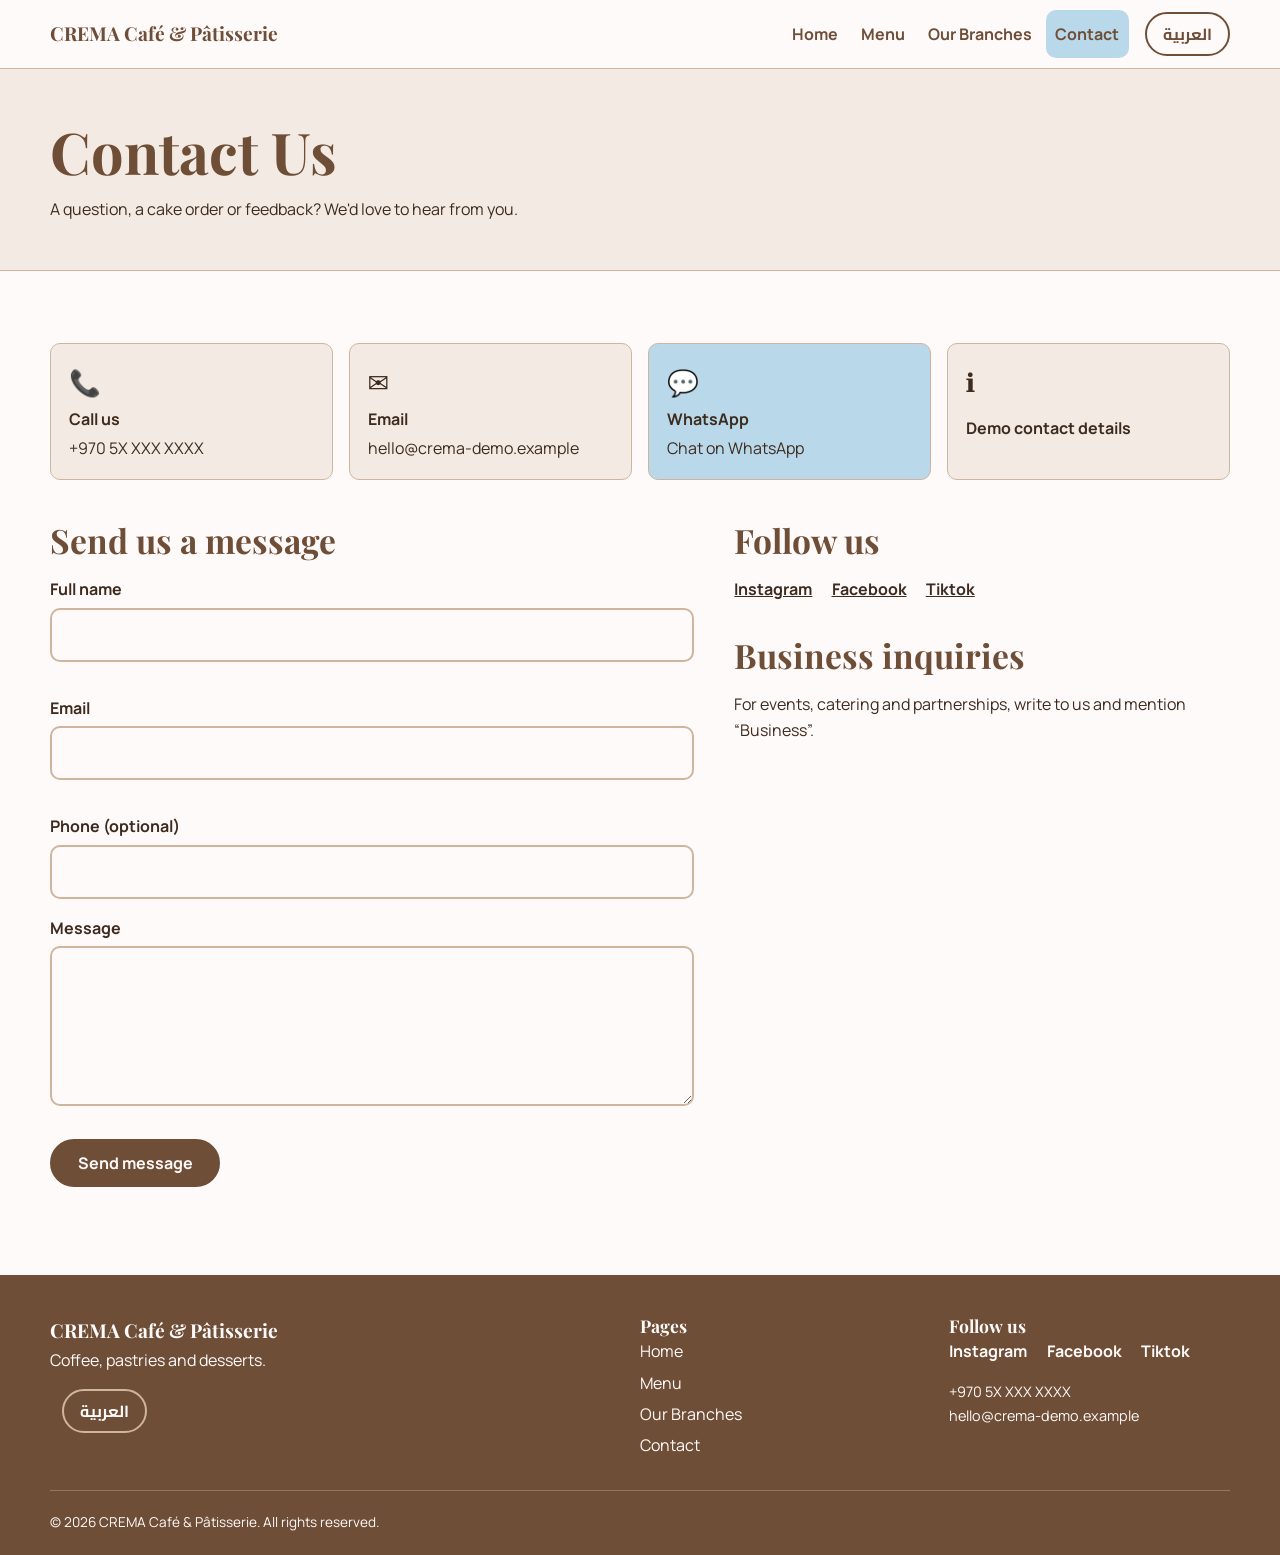
<file: contact.html>
<!DOCTYPE html>
<html lang="en" dir="ltr"><head><meta charset="utf-8"><meta name="viewport" content="width=device-width,initial-scale=1">
<title>CREMA</title><meta name="description" content="">
<link rel="icon" href="data:image/svg+xml,%3Csvg xmlns='http://www.w3.org/2000/svg' viewBox='0 0 32 32'%3E%3Crect width='32' height='32' rx='16' fill='%236F4E37'/%3E%3Ctext x='16' y='22' font-size='18' text-anchor='middle' fill='%23FFFAFA' font-family='serif'%3EC%3C/text%3E%3C/svg%3E">
<link rel="preconnect" href="https://fonts.googleapis.com"><link rel="preconnect" href="https://fonts.gstatic.com" crossorigin>
<link href="https://fonts.googleapis.com/css2?family=Playfair+Display:wght@600;700&family=Manrope:wght@400;500;700&family=Cairo:wght@400;600;700&display=swap" rel="stylesheet">
<link rel="stylesheet" href="assets/css/style.css"></head>
<body data-page="contact"><a class="skip" href="#main" data-i18n="skip"></a><header id="hdr"></header>
<main id="main">
<section class="pagehead"><div class="wrap"><h1 data-i18n="ct_t"></h1><p data-i18n="ct_p"></p></div></section>
<section class="wrap sec"><div class="icards" id="icards"></div><div class="cols"><form id="form" novalidate><h2 data-i18n="form_t"></h2><label><span data-i18n="f_name"></span><input name="name" autocomplete="name"><small class="err"></small></label><label><span data-i18n="f_email"></span><input name="email" type="email" autocomplete="email"><small class="err"></small></label><label><span data-i18n="f_phone"></span><input name="phone" type="tel" autocomplete="tel"></label><label><span data-i18n="f_msg"></span><textarea name="message" rows="5"></textarea><small class="err"></small></label><button class="btn" type="submit" data-i18n="f_send"></button><p id="status" role="status"></p></form><aside><h2 data-i18n="social_t"></h2><div class="social" id="social"></div><h2 data-i18n="biz_t"></h2><p data-i18n="biz_p"></p></aside></div></section>
</main><footer id="ftr"></footer>
<script src="assets/js/products.js"></script><script src="assets/js/branches-data.js"></script><script src="assets/js/translations.js"></script><script src="assets/js/main.js"></script>
</body></html>
</file>
<file: assets/css/style.css>
:root{--brown:#6F4E37;--beige:#CFB59E;--white:#FFFAFA;--blue:#B9D9EB;--ink:#3d2b1e;--soft:#f3ebe3;--r:10px}
*{box-sizing:border-box;margin:0}
html{scroll-behavior:smooth;scroll-padding-top:150px}
body{font-family:"Manrope","Cairo",system-ui,sans-serif;background:var(--white);color:var(--ink);line-height:1.65;overflow-x:hidden}
[dir=rtl] body{font-family:"Cairo","Manrope",sans-serif}
h1,h2,h3{font-family:"Playfair Display","Cairo",serif;color:var(--brown);line-height:1.2}
[dir=rtl] h1,[dir=rtl] h2,[dir=rtl] h3{font-family:"Cairo",sans-serif;font-weight:700;line-height:1.4}
h1{font-size:clamp(2.1rem,6vw,3.6rem)}h2{font-size:clamp(1.5rem,3.4vw,2.1rem)}h3{font-size:1.1rem}
a{color:inherit}img{display:block;max-width:100%}
.wrap{width:min(100% - 2rem,1180px);margin-inline:auto}
.skip{position:absolute;inset-inline-start:-999px}.skip:focus{inset-inline-start:1rem;top:1rem;background:var(--white);padding:.5rem;z-index:99}
:focus-visible{outline:3px solid var(--brown);outline-offset:3px}
header{position:sticky;top:0;z-index:50;background:var(--white);border-bottom:1px solid var(--beige)}
.bar{display:flex;align-items:center;justify-content:space-between;min-height:68px}
.logo{font-family:"Playfair Display","Cairo",serif;font-weight:700;font-size:1.2rem;color:var(--brown);text-decoration:none}
nav{display:none;position:absolute;top:100%;inset-inline:0;background:var(--white);padding:1rem;border-bottom:1px solid var(--beige);flex-direction:column;gap:.2rem}
nav.open{display:flex}
nav a{padding:.7rem .6rem;text-decoration:none;font-weight:700;color:var(--brown);border-radius:var(--r)}
nav a:hover,nav a[aria-current]{background:var(--blue)}
.lang{font:inherit;font-weight:700;background:none;border:2px solid var(--brown);color:var(--brown);border-radius:99px;padding:.3rem 1rem;min-height:44px;cursor:pointer;margin-top:.5rem}
.lang:hover{background:var(--brown);color:var(--white)}
.burger{width:44px;height:44px;border:0;background:none;display:grid;place-content:center;gap:5px;cursor:pointer}.burger span{width:24px;height:2px;background:var(--brown)}
@media(min-width:860px){.burger{display:none}nav,nav.open{display:flex;position:static;flex-direction:row;align-items:center;background:none;border:0;padding:0;gap:.25rem}.lang{margin:0;margin-inline-start:.75rem}}
.btn{display:inline-flex;align-items:center;justify-content:center;min-height:48px;padding:.5rem 1.6rem;background:var(--brown);color:var(--white);border:2px solid var(--brown);border-radius:99px;font:inherit;font-weight:700;text-decoration:none;cursor:pointer;transition:background .2s,color .2s}
.btn:hover{background:var(--white);color:var(--brown)}
.btn.ghost{background:transparent;color:var(--brown)}.btn.ghost:hover{background:var(--brown);color:var(--white)}
.btn.sm{min-height:40px;padding:.2rem 1.2rem;font-size:.9rem;margin-top:.5rem}
.btns{display:flex;flex-wrap:wrap;gap:.75rem;margin-top:1.5rem}
/* image tile with fallback */
.pic{position:relative;aspect-ratio:4/3;overflow:hidden;background:var(--beige);border-radius:var(--r)}
.pic img{position:absolute;inset:0;width:100%;height:100%;object-fit:cover}
.fb{position:absolute;inset:0;display:grid;place-content:center;justify-items:center;gap:.3rem;text-align:center;padding:.8rem;background:radial-gradient(circle at 30% 20%,var(--soft),var(--beige))}
.fb i{font-style:normal;font-size:clamp(2rem,6vw,3.4rem)}.fb b{font-size:.85rem;color:var(--brown)}
/* hero */
.hero{background:var(--soft);padding-block:clamp(2rem,6vw,4.5rem)}
.hero-g{display:grid;gap:2.2rem;align-items:center}@media(min-width:900px){.hero-g{grid-template-columns:1.05fr 1fr}}
.kick{font-weight:700;color:var(--brown);margin-bottom:.6rem}.lead{font-size:1.15rem;max-width:44ch;margin-top:1rem}
.facts{display:flex;flex-wrap:wrap;gap:.5rem;list-style:none;padding:0;margin-top:1.8rem}.facts li{background:var(--blue);color:var(--ink);padding:.3rem .9rem;border-radius:99px;font-weight:600;font-size:.9rem}
.hero-p{position:relative;display:grid;gap:.8rem;grid-template-columns:1fr 1fr}
#hero-pic{grid-column:1/-1}#hero-pic .pic{aspect-ratio:16/10;border-radius:200px 200px var(--r) var(--r)}
#hero-mini{display:contents}#hero-mini .pic{aspect-ratio:1}
/* sections */
.sec{padding-block:clamp(2.5rem,6vw,4.5rem)}.tint{background:var(--soft)}.brown{background:var(--brown);color:var(--white)}.brown h2,.brown h3{color:var(--white)}
.head{display:flex;justify-content:space-between;align-items:baseline;gap:1rem;margin-bottom:1.5rem;border-bottom:2px solid var(--beige);padding-bottom:.6rem}
.more{font-weight:700;color:var(--brown);white-space:nowrap}.brown .more{color:var(--blue)}
.cats{display:grid;gap:.9rem;grid-template-columns:repeat(2,1fr)}@media(min-width:640px){.cats{grid-template-columns:repeat(3,1fr)}}@media(min-width:1000px){.cats{grid-template-columns:repeat(5,1fr)}}
.ccard{text-decoration:none;display:block;position:relative;border-radius:var(--r);overflow:hidden}.ccard .pic{aspect-ratio:1;border-radius:0}
.ccard span{position:absolute;inset-inline:0;bottom:0;padding:1.6rem .8rem .6rem;background:linear-gradient(transparent,rgba(61,43,30,.85));color:#fff;font-weight:700}
.ccard:hover img{transform:scale(1.04)}.pic img{transition:transform .4s}
.grid{display:grid;gap:1.1rem;grid-template-columns:1fr}@media(min-width:560px){.grid{grid-template-columns:repeat(2,1fr)}}@media(min-width:900px){.grid{grid-template-columns:repeat(3,1fr)}}@media(min-width:1150px){.grid{grid-template-columns:repeat(4,1fr)}}
#best{grid-template-columns:1fr}@media(min-width:560px){#best{grid-template-columns:repeat(2,1fr)}}@media(min-width:900px){#best{grid-template-columns:repeat(3,1fr)}}
.card{position:relative;background:var(--white);border:1px solid var(--beige);border-radius:var(--r);overflow:hidden;display:flex;flex-direction:column}
.card .pic{border-radius:0}.card:hover img{transform:scale(1.04)}
.badge{position:absolute;z-index:2;top:.6rem;inset-inline-start:.6rem;background:var(--blue);color:var(--ink);font-size:.78rem;font-weight:700;padding:.15rem .7rem;border-radius:99px}
.cb{padding:.9rem 1rem 1.1rem;display:flex;flex-direction:column;gap:.3rem;flex:1}.cb p{font-size:.95rem;color:#5c4636;flex:1}
.price{font-weight:800;color:var(--brown);margin-top:.3rem}
.note{font-size:.85rem;margin-top:1rem;color:#5c4636}.brown .note{color:var(--beige)}
.about{display:grid;gap:2rem;align-items:center}@media(min-width:860px){.about{grid-template-columns:1fr 1fr}}
.about h2{margin-bottom:.8rem}.ticks{margin:1rem 0 0;padding-inline-start:1.2rem}.ticks li{margin:.2rem 0}.ticks li::marker{color:var(--brown)}
.bgrid{display:grid;gap:1.2rem}@media(min-width:760px){.bgrid{grid-template-columns:1fr 1fr}}
.bcard{display:grid;grid-template-columns:140px 1fr;gap:1rem;background:rgba(255,250,250,.08);border:1px solid rgba(207,181,158,.5);border-radius:var(--r);padding:.8rem;text-decoration:none;align-items:center}
.bcard .pic{aspect-ratio:1}.bcard p{font-size:.9rem}.bcard .btn{background:var(--blue);border-color:var(--blue);color:var(--ink)}
.cta{background:var(--beige);border-radius:var(--r);padding:clamp(1.8rem,5vw,3rem);text-align:center}.cta p{max-width:50ch;margin:.6rem auto 0}.cta .btns{justify-content:center}
/* inner pages */
.pagehead{background:var(--soft);padding-block:clamp(1.8rem,5vw,3rem);border-bottom:1px solid var(--beige)}.pagehead p{max-width:56ch;margin-top:.6rem}
.filters{display:flex;gap:.5rem;overflow-x:auto;padding:.6rem 0;position:sticky;top:68px;background:var(--white);z-index:5;margin-bottom:1.2rem;scrollbar-width:thin}
.filters button{flex:none;font:inherit;font-weight:700;min-height:44px;padding:.3rem 1.1rem;border-radius:99px;border:2px solid var(--beige);background:var(--white);color:var(--brown);cursor:pointer}
.filters button[aria-pressed=true]{background:var(--blue);border-color:var(--brown)}
.msec{margin-bottom:2.8rem}.msec h2{margin-bottom:1.1rem;padding-bottom:.4rem;border-bottom:2px solid var(--beige)}
.banner{background:var(--blue);padding:.7rem 1rem;border-radius:var(--r);font-weight:600;margin-bottom:1.5rem}
.bfull{display:grid;gap:1.2rem;margin-bottom:2.5rem;padding-bottom:2.5rem;border-bottom:1px solid var(--beige)}@media(min-width:900px){.bfull{grid-template-columns:1fr 1fr 1.1fr;align-items:start}}
.bi h2{margin-bottom:.8rem}dl{display:grid;grid-template-columns:auto 1fr;gap:.3rem 1rem;margin-bottom:1.2rem}dt{font-weight:800;color:var(--brown)}dd{margin:0}
.map{min-height:240px;border-radius:var(--r);overflow:hidden}.map iframe{width:100%;height:100%;min-height:280px;border:0}
.demomap{height:100%;min-height:240px;display:grid;place-content:center;justify-items:center;text-align:center;padding:1.2rem;background:repeating-linear-gradient(45deg,var(--soft) 0 14px,#fff 14px 28px);border:2px dashed var(--beige);border-radius:var(--r)}.demomap span{font-size:2.2rem}
.demo{background:var(--blue);padding:.5rem .8rem;border-radius:var(--r);color:var(--ink)}
.icards{display:grid;gap:1rem;margin-bottom:2.5rem}@media(min-width:640px){.icards{grid-template-columns:repeat(2,1fr)}}@media(min-width:1000px){.icards{grid-template-columns:repeat(4,1fr)}}
.icard{display:grid;gap:.15rem;justify-items:start;padding:1.1rem;border:1px solid var(--beige);border-radius:var(--r);background:var(--soft);text-decoration:none}.icard i{font-style:normal;font-size:1.6rem}.icard.wa{background:var(--blue)}.icard:hover{border-color:var(--brown)}
.cols{display:grid;gap:2.5rem}@media(min-width:860px){.cols{grid-template-columns:1.3fr 1fr}}
form h2,aside h2{margin-bottom:1rem}aside h2:not(:first-child){margin-top:2rem}
label{display:block;margin-bottom:1rem;font-weight:700}
input,textarea{display:block;width:100%;margin-top:.3rem;padding:.75rem 1rem;font:inherit;border:2px solid var(--beige);border-radius:var(--r);background:var(--white);color:var(--ink)}
input[aria-invalid=true],textarea[aria-invalid=true]{border-color:var(--brown);background:var(--soft)}
.err{display:block;min-height:1.2em;color:var(--brown);font-weight:700;font-size:.88rem}
#status{margin-top:1rem;padding:0;font-weight:700;color:var(--brown)}#status:not(:empty){padding:.7rem 1rem;background:var(--blue);border-radius:var(--r)}
.social{display:flex;flex-wrap:wrap;gap:.5rem 1.2rem}.social a{font-weight:700}
footer{background:var(--brown);color:var(--white);padding-top:2.5rem}footer h3,footer .logo{color:var(--white)}
.fgrid{display:grid;gap:1.8rem}@media(min-width:760px){.fgrid{grid-template-columns:2fr 1fr 1fr}}
.fgrid a{display:block;text-decoration:none;padding:.15rem 0}.fgrid a:hover{text-decoration:underline}.fgrid .social{display:flex}.fgrid .lang{color:var(--white);border-color:var(--beige);margin-top:1rem}.fgrid .lang:hover{background:var(--beige);color:var(--brown)}.fc{margin-top:.8rem;font-size:.9rem}
.copy{padding-block:1.3rem;margin-top:1.8rem;border-top:1px solid rgba(207,181,158,.4);font-size:.85rem}
.top{position:fixed;inset-block-end:1.2rem;inset-inline-end:1.2rem;width:46px;height:46px;border-radius:50%;border:0;background:var(--blue);color:var(--ink);font-size:1.2rem;cursor:pointer;z-index:40}.top[hidden]{display:none}
@media(prefers-reduced-motion:reduce){*{transition:none!important;scroll-behavior:auto!important}}
</file>
